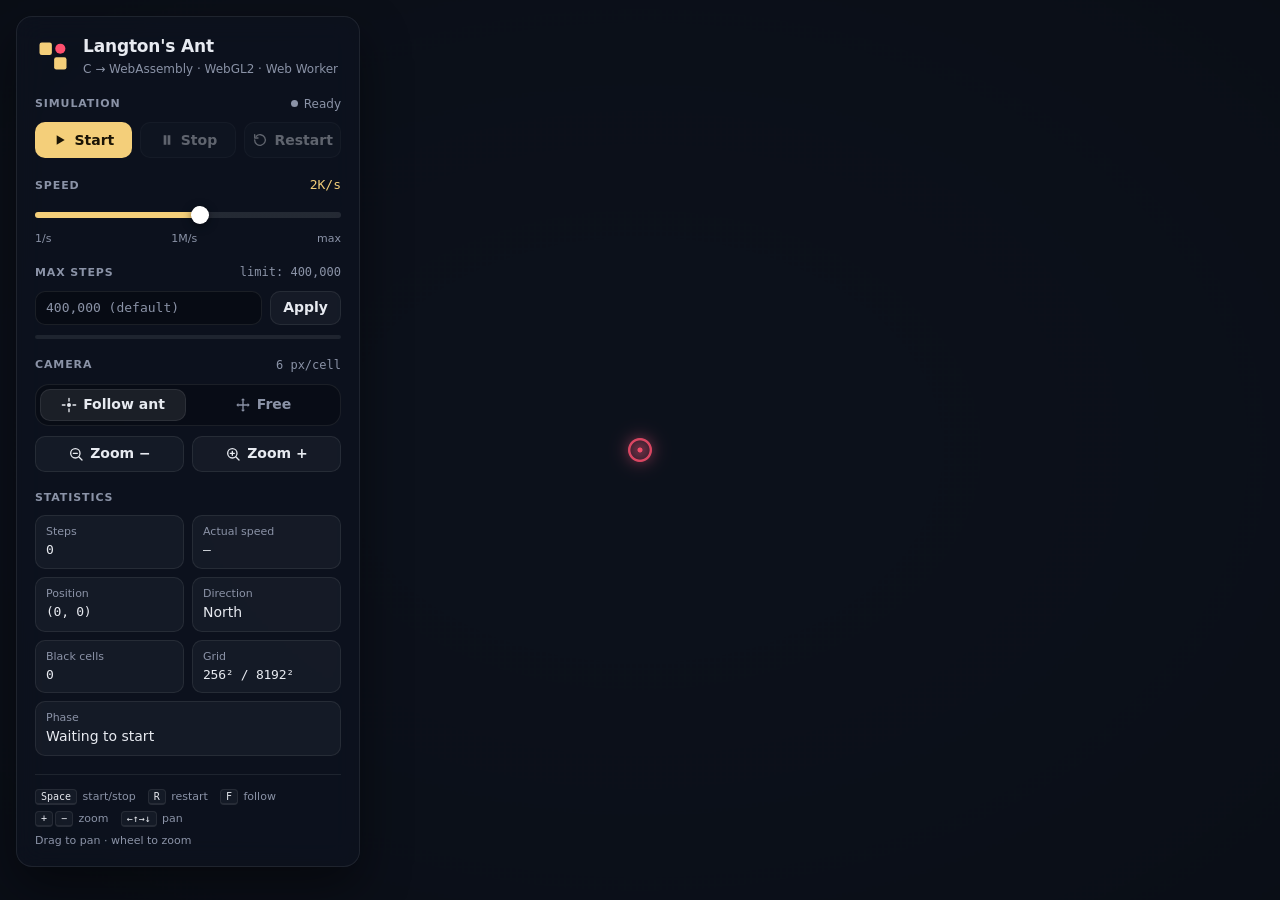
<file: docs/index.html>
<!doctype html>
<html lang="en">

<head>
  <meta charset="utf-8">
  <meta name="viewport" content="width=device-width, initial-scale=1, viewport-fit=cover">
  <title>Langton's Ant</title>
  <meta name="description"
    content="Langton's Ant in C compiled to WebAssembly, rendered with WebGL2 inside a Web Worker.">
  <meta name="color-scheme" content="dark">
  <link rel="icon"
    href="data:image/svg+xml,<svg xmlns='http://www.w3.org/2000/svg' viewBox='0 0 16 16'><rect width='16' height='16' rx='3' fill='%230c111b'/><rect x='3' y='3' width='5' height='5' fill='%23f4cf7a'/><rect x='8' y='8' width='5' height='5' fill='%23f4cf7a'/><circle cx='10.5' cy='5.5' r='2' fill='%23ff4f6e'/></svg>">
  <link rel="stylesheet" href="css/style.css">
  <script type="module" src="js/main.js"></script>
</head>

<body>
  <canvas id="view" aria-label="Langton's Ant view"></canvas>

  <button class="panel-toggle" id="panel-toggle" aria-controls="panel" aria-expanded="true" title="Show/hide panel">
    <svg viewBox="0 0 24 24" aria-hidden="true">
      <path d="M4 6h16M4 12h16M4 18h16" />
    </svg>
  </button>

  <aside class="panel" id="panel">
    <header class="panel__header">
      <div class="brand">
        <svg class="brand__logo" viewBox="0 0 32 32" aria-hidden="true">
          <rect x="4" y="4" width="11" height="11" rx="2" class="cell" />
          <rect x="17" y="17" width="11" height="11" rx="2" class="cell" />
          <circle cx="22.5" cy="9.5" r="4.5" class="ant" />
        </svg>
        <div>
          <h1>Langton's Ant</h1>
          <p class="subtitle">C → WebAssembly · WebGL2 · Web Worker</p>
        </div>
      </div>
    </header>

    <section class="section">
      <div class="section__title">
        <h2>Simulation</h2>
        <span class="status" id="status" data-state="idle">Loading…</span>
      </div>
      <div class="btn-row">
        <button class="btn btn--primary" id="btn-start" disabled>
          <svg viewBox="0 0 24 24" aria-hidden="true">
            <path d="M7 5v14l12-7z" />
          </svg>
          Start
        </button>
        <button class="btn" id="btn-stop" disabled>
          <svg viewBox="0 0 24 24" aria-hidden="true">
            <path d="M7 5h4v14H7zM13 5h4v14h-4z" />
          </svg>
          Stop
        </button>
        <button class="btn" id="btn-restart" disabled>
          <svg viewBox="0 0 24 24" aria-hidden="true">
            <path d="M4 12a8 8 0 1 0 2.4-5.7M4 4v5h5" class="stroke" />
          </svg>
          Restart
        </button>
      </div>
    </section>

    <section class="section">
      <div class="section__title">
        <h2><label for="speed">Speed</label></h2>
        <output id="speed-value" for="speed" class="mono">—</output>
      </div>
      <input type="range" id="speed" class="range">
      <div class="range__labels"><span>1/s</span><span>1M/s</span><span>max</span></div>
    </section>

    <section class="section">
      <div class="section__title">
        <h2><label for="max-steps">Max steps</label></h2>
        <span class="hint mono" id="max-steps-hint"></span>
      </div>
      <form class="field" id="max-steps-form">
        <input type="number" id="max-steps" class="input mono" min="1" step="1" inputmode="numeric">
        <button type="submit" class="btn btn--small">Apply</button>
      </form>
      <div class="progress" role="progressbar" aria-label="Progress" id="progress">
        <div class="progress__bar" id="progress-bar"></div>
      </div>
    </section>

    <section class="section">
      <div class="section__title">
        <h2>Camera</h2>
        <span class="hint mono" id="zoom-value">—</span>
      </div>
      <div class="segmented" role="radiogroup" aria-label="Camera mode">
        <button role="radio" class="segmented__item" id="cam-follow" aria-checked="true">
          <svg viewBox="0 0 24 24" aria-hidden="true">
            <circle cx="12" cy="12" r="3" />
            <path d="M12 2v4M12 18v4M2 12h4M18 12h4" class="stroke" />
          </svg>
          Follow ant
        </button>
        <button role="radio" class="segmented__item" id="cam-free" aria-checked="false">
          <svg viewBox="0 0 24 24" aria-hidden="true">
            <path d="M12 2l3 3h-2v6h6V9l3 3-3 3v-2h-6v6h2l-3 3-3-3h2v-6H5v2l-3-3 3-3v2h6V5H9z" />
          </svg>
          Free
        </button>
      </div>
      <div class="btn-row">
        <button class="btn" id="zoom-out" title="Zoom out (−)">
          <svg viewBox="0 0 24 24" aria-hidden="true">
            <circle cx="11" cy="11" r="7" class="stroke" />
            <path d="M8 11h6M16.5 16.5L21 21" class="stroke" />
          </svg>
          Zoom −
        </button>
        <button class="btn" id="zoom-in" title="Zoom in (+)">
          <svg viewBox="0 0 24 24" aria-hidden="true">
            <circle cx="11" cy="11" r="7" class="stroke" />
            <path d="M8 11h6M11 8v6M16.5 16.5L21 21" class="stroke" />
          </svg>
          Zoom +
        </button>
      </div>
    </section>

    <section class="section">
      <h2>Statistics</h2>
      <dl class="stats">
        <div>
          <dt>Steps</dt>
          <dd class="mono" id="stat-steps">0</dd>
        </div>
        <div>
          <dt>Actual speed</dt>
          <dd class="mono" id="stat-rate">—</dd>
        </div>
        <div>
          <dt>Position</dt>
          <dd class="mono" id="stat-pos">(0, 0)</dd>
        </div>
        <div>
          <dt>Direction</dt>
          <dd id="stat-dir">North</dd>
        </div>
        <div>
          <dt>Black cells</dt>
          <dd class="mono" id="stat-black">0</dd>
        </div>
        <div>
          <dt>Grid</dt>
          <dd class="mono" id="stat-grid">—</dd>
        </div>
        <div class="stats__wide">
          <dt>Phase</dt>
          <dd id="stat-phase">—</dd>
        </div>
      </dl>
    </section>

    <footer class="panel__footer">
      <span><kbd>Space</kbd> start/stop</span>
      <span><kbd>R</kbd> restart</span>
      <span><kbd>F</kbd> follow</span>
      <span><kbd>+</kbd><kbd>−</kbd> zoom</span>
      <span><kbd>←↑→↓</kbd> pan</span>
      <span>Drag to pan · wheel to zoom</span>
    </footer>
  </aside>

  <div class="toast" id="toast" role="alert" hidden></div>
</body>

</html>
</file>
<file: docs/css/style.css>
:root {
  --bg: #0c111b;
  --panel: rgba(14, 19, 30, 0.78);
  --panel-border: rgba(255, 255, 255, 0.08);
  --surface: rgba(255, 255, 255, 0.04);
  --surface-hover: rgba(255, 255, 255, 0.08);
  --text: #e7eaf0;
  --text-dim: #8b93a7;
  --accent: #f4cf7a;
  --accent-ink: #1a1405;
  --ant: #ff4f6e;
  --ok: #5fd69b;
  --radius: 10px;
  --font: ui-sans-serif, system-ui, -apple-system, "Segoe UI", Roboto, "Helvetica Neue", Arial, sans-serif;
  --mono: ui-monospace, "SF Mono", "JetBrains Mono", "Cascadia Code", Menlo, Consolas, monospace;
}

*,
*::before,
*::after {
  box-sizing: border-box;
}

html,
body {
  margin: 0;
  height: 100%;
  overflow: hidden;
  background: var(--bg);
  color: var(--text);
  font: 14px/1.4 var(--font);
  -webkit-font-smoothing: antialiased;
}

#view {
  position: fixed;
  inset: 0;
  width: 100%;
  height: 100%;
  display: block;
  touch-action: none;
  cursor: grab;
}

#view.is-dragging {
  cursor: grabbing;
}

.mono {
  font-family: var(--mono);
  font-variant-numeric: tabular-nums;
}

.panel {
  position: fixed;
  top: 16px;
  left: 16px;
  width: 344px;
  max-height: calc(100% - 32px);
  overflow-x: hidden;
  overflow-y: auto;
  padding: 18px;
  display: flex;
  flex-direction: column;
  gap: 18px;
  background: var(--panel);
  border: 1px solid var(--panel-border);
  border-radius: 16px;
  backdrop-filter: blur(14px) saturate(140%);
  -webkit-backdrop-filter: blur(14px) saturate(140%);
  box-shadow: 0 20px 50px rgba(0, 0, 0, 0.45);
  transition: transform 0.25s ease, opacity 0.25s ease;
  scrollbar-width: thin;
  scrollbar-color: rgba(255, 255, 255, 0.15) transparent;
}

.panel.is-hidden {
  transform: translateX(calc(-100% - 24px));
  opacity: 0;
  pointer-events: none;
}

.brand {
  display: flex;
  align-items: center;
  gap: 12px;
}

.brand__logo {
  width: 36px;
  height: 36px;
  flex: none;
}

.brand__logo .cell {
  fill: var(--accent);
}

.brand__logo .ant {
  fill: var(--ant);
}

h1 {
  margin: 0;
  font-size: 17px;
  font-weight: 650;
  letter-spacing: -0.01em;
}

.subtitle {
  margin: 2px 0 0;
  font-size: 12px;
  color: var(--text-dim);
}

h2 {
  margin: 0;
  font-size: 11px;
  font-weight: 600;
  text-transform: uppercase;
  letter-spacing: 0.08em;
  color: var(--text-dim);
}

.section {
  display: flex;
  flex-direction: column;
  gap: 10px;
}

.section__title {
  display: flex;
  align-items: center;
  justify-content: space-between;
  gap: 8px;
}

.hint {
  font-size: 12px;
  color: var(--text-dim);
}

.status {
  display: inline-flex;
  align-items: center;
  gap: 6px;
  font-size: 12px;
  color: var(--text-dim);
}

.status::before {
  content: "";
  width: 7px;
  height: 7px;
  border-radius: 50%;
  background: currentColor;
}

.status[data-state="running"] {
  color: var(--ok);
}

.status[data-state="running"]::before {
  animation: pulse 1.2s ease-in-out infinite;
}

.status[data-state="paused"] {
  color: var(--text-dim);
}

.status[data-state="done"] {
  color: var(--accent);
}

.status[data-state="error"] {
  color: var(--ant);
}

@keyframes pulse {
  50% {
    opacity: 0.3;
  }

  ;
}

.btn-row {
  display: grid;
  grid-auto-flow: column;
  grid-auto-columns: 1fr;
  gap: 8px;
}

.btn-row>.btn {
  min-width: 0;
  padding: 0 8px;
}

.btn,
.segmented__item {
  display: inline-flex;
  align-items: center;
  justify-content: center;
  gap: 6px;
  height: 36px;
  padding: 0 12px;
  border: 1px solid var(--panel-border);
  border-radius: var(--radius);
  background: var(--surface);
  color: var(--text);
  font: inherit;
  font-weight: 550;
  cursor: pointer;
  transition: background 0.15s, border-color 0.15s, opacity 0.15s, transform 0.05s;
  user-select: none;
  white-space: nowrap;
}

.btn:hover:not(:disabled),
.segmented__item:hover {
  background: var(--surface-hover);
}

.btn:active:not(:disabled) {
  transform: translateY(1px);
}

.btn:disabled {
  opacity: 0.38;
  cursor: not-allowed;
}

.btn:focus-visible,
.segmented__item:focus-visible,
.input:focus-visible,
.range:focus-visible {
  outline: 2px solid var(--accent);
  outline-offset: 2px;
}

.btn--primary {
  background: var(--accent);
  border-color: transparent;
  color: var(--accent-ink);
}

.btn--primary:hover:not(:disabled) {
  background: #f8dc98;
}

.btn--primary:disabled {
  opacity: 1;
  background: var(--surface);
  border-color: var(--panel-border);
  color: var(--text-dim);
}

.btn--small {
  height: 34px;
  padding: 0 12px;
}

svg {
  width: 16px;
  height: 16px;
  fill: currentColor;
  flex: none;
}

svg .stroke,
.panel-toggle svg path {
  fill: none;
  stroke: currentColor;
  stroke-width: 2;
  stroke-linecap: round;
  stroke-linejoin: round;
}

.segmented {
  display: grid;
  grid-template-columns: 1fr 1fr;
  gap: 4px;
  padding: 4px;
  border-radius: calc(var(--radius) + 4px);
  background: rgba(0, 0, 0, 0.25);
  border: 1px solid var(--panel-border);
}

.segmented__item {
  border-color: transparent;
  background: transparent;
  height: 32px;
  color: var(--text-dim);
}

.segmented__item[aria-checked="true"] {
  background: var(--surface-hover);
  border-color: var(--panel-border);
  color: var(--text);
}

.range {
  --fill: 50%;
  width: 100%;
  height: 20px;
  margin: 0;
  background: transparent;
  appearance: none;
  -webkit-appearance: none;
  cursor: pointer;
}

.range::-webkit-slider-runnable-track {
  height: 6px;
  border-radius: 3px;
  background: linear-gradient(to right, var(--accent) var(--fill), rgba(255, 255, 255, 0.1) var(--fill));
}

.range::-moz-range-track {
  height: 6px;
  border-radius: 3px;
  background: rgba(255, 255, 255, 0.1);
}

.range::-moz-range-progress {
  height: 6px;
  border-radius: 3px;
  background: var(--accent);
}

.range::-webkit-slider-thumb {
  -webkit-appearance: none;
  width: 18px;
  height: 18px;
  margin-top: -6px;
  border-radius: 50%;
  background: #fff;
  border: 0;
  box-shadow: 0 2px 8px rgba(0, 0, 0, 0.5);
}

.range::-moz-range-thumb {
  width: 18px;
  height: 18px;
  border-radius: 50%;
  background: #fff;
  border: 0;
  box-shadow: 0 2px 8px rgba(0, 0, 0, 0.5);
}

.range__labels {
  display: flex;
  justify-content: space-between;
  margin-top: -4px;
  font-size: 11px;
  color: var(--text-dim);
}

output {
  font-size: 13px;
  color: var(--accent);
}

.field {
  display: flex;
  gap: 8px;
  margin: 0;
}

.input {
  flex: 1;
  min-width: 0;
  height: 34px;
  padding: 0 10px;
  border-radius: var(--radius);
  border: 1px solid var(--panel-border);
  background: rgba(0, 0, 0, 0.3);
  color: var(--text);
  font-size: 13px;
}

.input::placeholder {
  color: var(--text-dim);
}

.input[aria-invalid="true"] {
  border-color: var(--ant);
}

.progress {
  height: 4px;
  border-radius: 2px;
  background: rgba(255, 255, 255, 0.08);
  overflow: hidden;
}

.progress__bar {
  height: 100%;
  width: 0;
  background: linear-gradient(90deg, var(--accent), var(--ant));
  transition: width 0.1s linear;
}

.stats {
  display: grid;
  grid-template-columns: 1fr 1fr;
  gap: 8px;
  margin: 0;
}

.stats>div {
  padding: 8px 10px;
  border-radius: var(--radius);
  background: var(--surface);
  border: 1px solid var(--panel-border);
  min-width: 0;
}

.stats__wide {
  grid-column: 1 / -1;
}

.stats dt {
  font-size: 11px;
  color: var(--text-dim);
}

.stats dd {
  margin: 2px 0 0;
  font-size: 14px;
  overflow: hidden;
  text-overflow: ellipsis;
  white-space: nowrap;
}

.stats dd.mono {
  font-size: 13px;
  letter-spacing: -0.02em;
}

.stats .stats__wide dd {
  white-space: normal;
}

.phase--highway {
  color: var(--accent);
}

.panel__footer {
  display: flex;
  flex-wrap: wrap;
  gap: 6px 12px;
  padding-top: 14px;
  border-top: 1px solid var(--panel-border);
  font-size: 11px;
  color: var(--text-dim);
}

kbd {
  display: inline-block;
  min-width: 18px;
  padding: 1px 5px;
  margin-right: 2px;
  border-radius: 4px;
  border: 1px solid var(--panel-border);
  border-bottom-width: 2px;
  background: var(--surface);
  font: 10px var(--mono);
  text-align: center;
  color: var(--text);
}

.panel-toggle {
  position: fixed;
  top: 16px;
  right: 16px;
  z-index: 2;
  width: 40px;
  height: 40px;
  display: none;
  align-items: center;
  justify-content: center;
  border-radius: 12px;
  border: 1px solid var(--panel-border);
  background: var(--panel);
  color: var(--text);
  backdrop-filter: blur(14px);
  cursor: pointer;
}

.panel-toggle svg {
  width: 18px;
  height: 18px;
}

.toast {
  position: fixed;
  left: 50%;
  bottom: 24px;
  transform: translateX(-50%);
  max-width: min(560px, calc(100% - 32px));
  padding: 12px 16px;
  border-radius: 12px;
  background: #2a0f16;
  border: 1px solid rgba(255, 79, 110, 0.4);
  color: #ffd5dc;
  box-shadow: 0 10px 30px rgba(0, 0, 0, 0.5);
}

@media (max-width: 640px) {
  .panel-toggle {
    display: inline-flex;
  }

  .panel {
    top: auto;
    bottom: 16px;
    left: 16px;
    right: 16px;
    width: auto;
    max-height: 60%;
  }

  .panel.is-hidden {
    transform: translateY(calc(100% + 24px));
  }

  .panel__footer {
    display: none;
  }
}

@media (prefers-reduced-motion: reduce) {
  * {
    transition: none !important;
    animation: none !important;
  }
}
</file>
